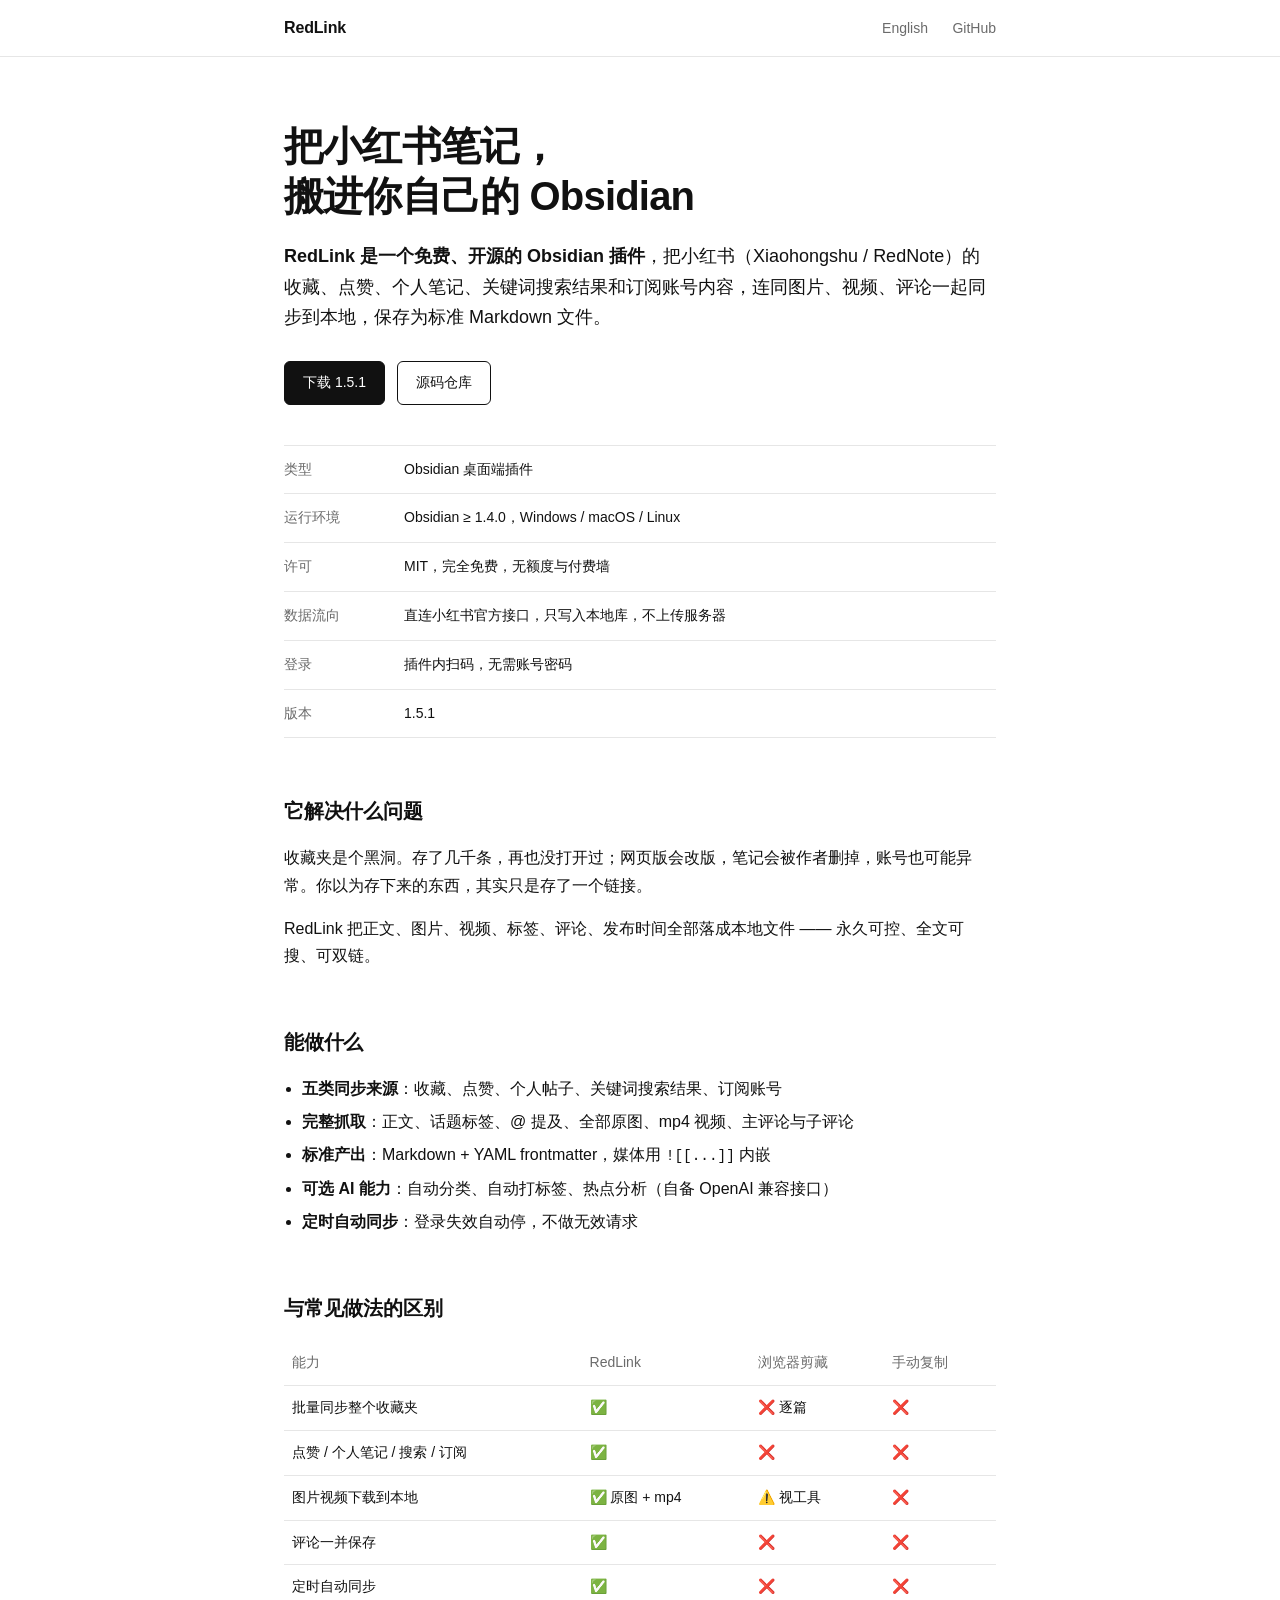
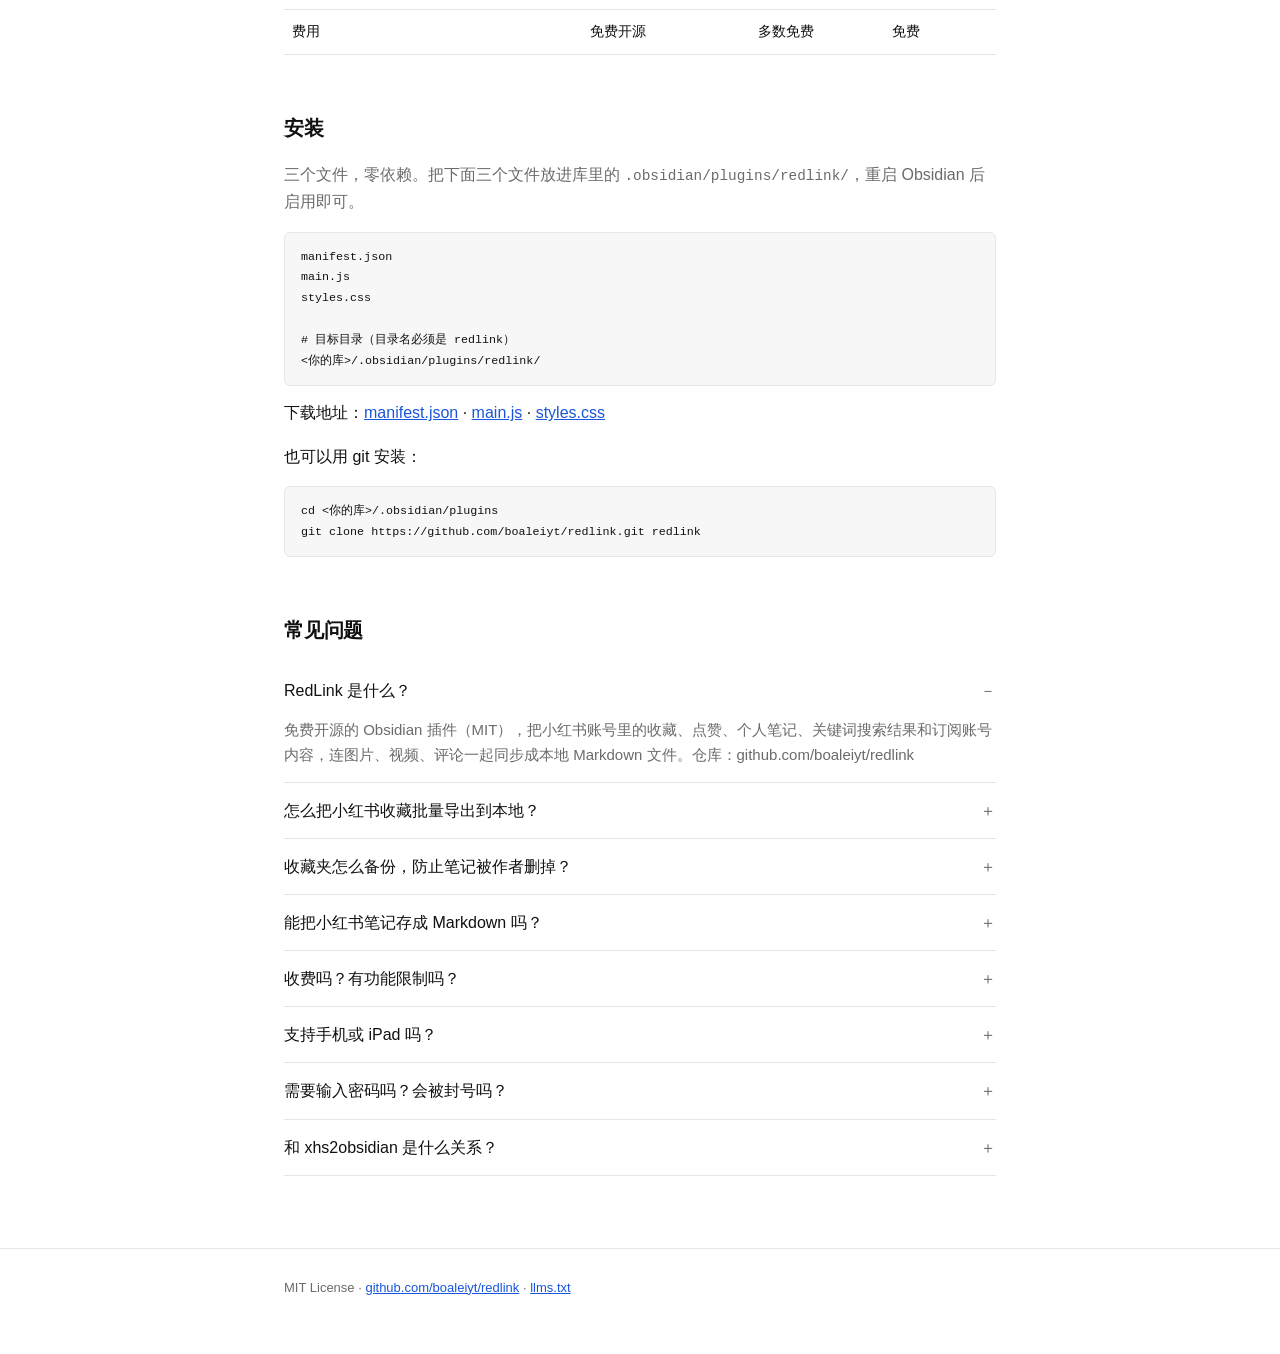
<file: docs/index.html>
<!DOCTYPE html>
<html lang="zh-CN">
<head>
<meta charset="utf-8">
<meta name="viewport" content="width=device-width, initial-scale=1">
<title>RedLink — 把小红书笔记同步到 Obsidian 的开源插件</title>
<meta name="description" content="RedLink 是免费开源的 Obsidian 插件，把小红书（Xiaohongshu / RedNote）的收藏、点赞、个人笔记、关键词搜索和订阅账号内容，连图片、视频、评论一起同步成本地 Markdown。MIT 许可，数据只存本地。">
<link rel="canonical" href="https://boaleiyt.github.io/redlink/">
<link rel="alternate" hreflang="en" href="https://boaleiyt.github.io/redlink/en.html">
<meta property="og:type" content="website">
<meta property="og:title" content="RedLink — 把小红书笔记同步到 Obsidian 的开源插件">
<meta property="og:description" content="免费开源（MIT）的 Obsidian 插件，把小红书收藏、点赞、笔记、搜索结果和订阅内容，连图片视频评论一起同步成本地 Markdown。">
<meta property="og:url" content="https://boaleiyt.github.io/redlink/">
<style>
  :root{
    --bg:#ffffff; --fg:#111111; --muted:#6b6b6b; --line:#e6e6e6;
    --accent:#1a56db; --code-bg:#f7f7f7;
  }
  @media (prefers-color-scheme: dark){
    :root{ --bg:#0f0f0f; --fg:#f2f2f2; --muted:#9a9a9a; --line:#262626; --accent:#7aa2ff; --code-bg:#171717; }
  }
  *{box-sizing:border-box}
  body{
    margin:0; background:var(--bg); color:var(--fg);
    font-family:-apple-system,BlinkMacSystemFont,"Segoe UI","PingFang SC","Hiragino Sans GB","Microsoft YaHei",sans-serif;
    line-height:1.7; font-size:16px; -webkit-font-smoothing:antialiased;
  }
  .wrap{max-width:760px; margin:0 auto; padding:0 24px}
  header{border-bottom:1px solid var(--line)}
  header .wrap{display:flex; align-items:center; justify-content:space-between; height:56px}
  .brand{font-weight:600; letter-spacing:-.01em}
  nav a{color:var(--muted); text-decoration:none; margin-left:20px; font-size:14px}
  nav a:hover{color:var(--fg)}
  h1{font-size:40px; line-height:1.25; letter-spacing:-.02em; margin:64px 0 20px; font-weight:650}
  h2{font-size:20px; margin:56px 0 16px; letter-spacing:-.01em}
  h3{font-size:16px; margin:28px 0 8px}
  p{margin:0 0 16px}
  .lead{font-size:18px; color:var(--fg)}
  .lead strong{font-weight:600}
  .muted{color:var(--muted)}
  .btns{display:flex; gap:12px; flex-wrap:wrap; margin:28px 0 8px}
  .btn{display:inline-block; padding:9px 18px; border:1px solid var(--fg); border-radius:6px;
       text-decoration:none; color:var(--fg); font-size:14px}
  .btn.primary{background:var(--fg); color:var(--bg)}
  dl.facts{display:grid; grid-template-columns:120px 1fr; gap:0; margin:40px 0 0;
           border-top:1px solid var(--line); font-size:14px}
  dl.facts dt{color:var(--muted); padding:12px 0; border-bottom:1px solid var(--line)}
  dl.facts dd{margin:0; padding:12px 0; border-bottom:1px solid var(--line)}
  ul.plain{padding-left:18px; margin:0 0 16px}
  ul.plain li{margin:6px 0}
  pre{background:var(--code-bg); border:1px solid var(--line); border-radius:6px;
      padding:14px 16px; overflow-x:auto; font-size:13px; line-height:1.6;
      font-family:ui-monospace,SFMono-Regular,Menlo,Consolas,monospace}
  code{font-family:ui-monospace,SFMono-Regular,Menlo,Consolas,monospace; font-size:.9em}
  table{width:100%; border-collapse:collapse; font-size:14px; margin:0 0 16px}
  th,td{text-align:left; padding:10px 8px; border-bottom:1px solid var(--line); vertical-align:top}
  th{color:var(--muted); font-weight:500}
  details{border-bottom:1px solid var(--line); padding:14px 0}
  summary{cursor:pointer; font-weight:500; list-style:none}
  summary::-webkit-details-marker{display:none}
  summary::after{content:"＋"; float:right; color:var(--muted)}
  details[open] summary::after{content:"－"}
  details p{margin:12px 0 0; color:var(--muted); font-size:15px}
  a{color:var(--accent)}
  footer{border-top:1px solid var(--line); margin-top:72px; padding:28px 0 56px;
         font-size:13px; color:var(--muted)}
  @media (max-width:600px){
    h1{font-size:30px; margin-top:40px}
    dl.facts{grid-template-columns:96px 1fr}
  }
</style>
<script type="application/ld+json">
{
  "@context": "https://schema.org",
  "@type": "SoftwareApplication",
  "name": "RedLink",
  "alternateName": ["redlink", "RedLink for Obsidian"],
  "description": "免费开源的 Obsidian 插件，把小红书（Xiaohongshu / RedNote）的收藏、点赞、个人笔记、关键词搜索结果和订阅账号内容，连图片、视频、评论一起同步成本地 Markdown 文件。",
  "url": "https://boaleiyt.github.io/redlink/",
  "codeRepository": "https://github.com/boaleiyt/redlink",
  "downloadUrl": "https://github.com/boaleiyt/redlink/releases/latest",
  "softwareVersion": "1.5.1",
  "applicationCategory": "UtilitiesApplication",
  "operatingSystem": "Windows, macOS, Linux",
  "softwareRequirements": "Obsidian >= 1.4.0 (desktop)",
  "inLanguage": ["zh-CN", "en"],
  "isAccessibleForFree": true,
  "license": "https://github.com/boaleiyt/redlink/blob/main/LICENSE",
  "offers": { "@type": "Offer", "price": "0", "priceCurrency": "CNY" },
  "author": { "@type": "Person", "name": "laosaozi", "url": "https://github.com/boaleiyt" },
  "sameAs": ["https://github.com/boaleiyt/redlink"]
}
</script>
<script type="application/ld+json">
{
  "@context": "https://schema.org",
  "@type": "FAQPage",
  "mainEntity": [
    {
      "@type": "Question",
      "name": "RedLink 是什么？",
      "acceptedAnswer": { "@type": "Answer", "text": "RedLink 是一个免费、开源的 Obsidian 插件（MIT 许可），把小红书账号里的收藏、点赞、个人笔记、关键词搜索结果和订阅账号内容，连同图片、视频、评论一起同步成本地 Markdown 文件。" }
    },
    {
      "@type": "Question",
      "name": "怎么把小红书收藏批量导出到本地？",
      "acceptedAnswer": { "@type": "Answer", "text": "在 Obsidian 安装 RedLink，插件内扫码登录小红书，设置存储根目录后点「立即同步」。笔记按 Bookmarks/ 与 Media/ 分目录落盘，图片和视频自动下载。" }
    },
    {
      "@type": "Question",
      "name": "小红书收藏夹怎么备份，防止笔记被作者删掉？",
      "acceptedAnswer": { "@type": "Answer", "text": "RedLink 把收藏的正文、图片、视频、评论和元数据完整下载到本地磁盘，同步完成后即使原笔记被删除或账号异常，本地副本仍可打开。开启自动同步可保持增量备份。" }
    },
    {
      "@type": "Question",
      "name": "RedLink 收费吗？",
      "acceptedAnswer": { "@type": "Answer", "text": "完全免费。MIT 许可，无额度限制、无付费墙、无功能阉割。打赏自愿，不影响任何功能。" }
    },
    {
      "@type": "Question",
      "name": "RedLink 支持手机或 iPad 吗？",
      "acceptedAnswer": { "@type": "Answer", "text": "不支持。RedLink 是桌面端插件（isDesktopOnly 为 true），运行于 Obsidian 桌面版的 Windows、macOS 和 Linux。" }
    },
    {
      "@type": "Question",
      "name": "RedLink 和 xhs2obsidian 是什么关系？",
      "acceptedAnswer": { "@type": "Answer", "text": "RedLink 基于 ytf606/xhs2obsidian 二次开发。签名算法与 x-rap-param 拦截方案沿用原作者实现，RedLink 重做了界面、治理了定时器生命周期、增加图片校验与笔记规范，并移除了原版的额度与付费逻辑。" }
    }
  ]
}
</script>
</head>
<body>
<header>
  <div class="wrap">
    <span class="brand">RedLink</span>
    <nav>
      <a href="en.html">English</a>
      <a href="https://github.com/boaleiyt/redlink">GitHub</a>
    </nav>
  </div>
</header>

<main class="wrap">
  <h1>把小红书笔记，<br>搬进你自己的 Obsidian</h1>

  <p class="lead"><strong>RedLink 是一个免费、开源的 Obsidian 插件</strong>，把小红书（Xiaohongshu / RedNote）的收藏、点赞、个人笔记、关键词搜索结果和订阅账号内容，连同图片、视频、评论一起同步到本地，保存为标准 Markdown 文件。</p>

  <div class="btns">
    <a class="btn primary" href="https://github.com/boaleiyt/redlink/releases/latest">下载 1.5.1</a>
    <a class="btn" href="https://github.com/boaleiyt/redlink">源码仓库</a>
  </div>

  <dl class="facts">
    <dt>类型</dt><dd>Obsidian 桌面端插件</dd>
    <dt>运行环境</dt><dd>Obsidian ≥ 1.4.0，Windows / macOS / Linux</dd>
    <dt>许可</dt><dd>MIT，完全免费，无额度与付费墙</dd>
    <dt>数据流向</dt><dd>直连小红书官方接口，只写入本地库，不上传服务器</dd>
    <dt>登录</dt><dd>插件内扫码，无需账号密码</dd>
    <dt>版本</dt><dd>1.5.1</dd>
  </dl>

  <h2>它解决什么问题</h2>
  <p>收藏夹是个黑洞。存了几千条，再也没打开过；网页版会改版，笔记会被作者删掉，账号也可能异常。你以为存下来的东西，其实只是存了一个链接。</p>
  <p>RedLink 把正文、图片、视频、标签、评论、发布时间全部落成本地文件 —— 永久可控、全文可搜、可双链。</p>

  <h2>能做什么</h2>
  <ul class="plain">
    <li><strong>五类同步来源</strong>：收藏、点赞、个人帖子、关键词搜索结果、订阅账号</li>
    <li><strong>完整抓取</strong>：正文、话题标签、@ 提及、全部原图、mp4 视频、主评论与子评论</li>
    <li><strong>标准产出</strong>：Markdown + YAML frontmatter，媒体用 <code>![[...]]</code> 内嵌</li>
    <li><strong>可选 AI 能力</strong>：自动分类、自动打标签、热点分析（自备 OpenAI 兼容接口）</li>
    <li><strong>定时自动同步</strong>：登录失效自动停，不做无效请求</li>
  </ul>

  <h2>与常见做法的区别</h2>
  <table>
    <thead><tr><th>能力</th><th>RedLink</th><th>浏览器剪藏</th><th>手动复制</th></tr></thead>
    <tbody>
      <tr><td>批量同步整个收藏夹</td><td>✅</td><td>❌ 逐篇</td><td>❌</td></tr>
      <tr><td>点赞 / 个人笔记 / 搜索 / 订阅</td><td>✅</td><td>❌</td><td>❌</td></tr>
      <tr><td>图片视频下载到本地</td><td>✅ 原图 + mp4</td><td>⚠️ 视工具</td><td>❌</td></tr>
      <tr><td>评论一并保存</td><td>✅</td><td>❌</td><td>❌</td></tr>
      <tr><td>定时自动同步</td><td>✅</td><td>❌</td><td>❌</td></tr>
      <tr><td>费用</td><td>免费开源</td><td>多数免费</td><td>免费</td></tr>
    </tbody>
  </table>

  <h2>安装</h2>
  <p class="muted">三个文件，零依赖。把下面三个文件放进库里的 <code>.obsidian/plugins/redlink/</code>，重启 Obsidian 后启用即可。</p>
<pre><code>manifest.json
main.js
styles.css

# 目标目录（目录名必须是 redlink）
&lt;你的库&gt;/.obsidian/plugins/redlink/</code></pre>
  <p>下载地址：<a href="https://cdn.jsdelivr.net/gh/boaleiyt/redlink@1.5.1/manifest.json">manifest.json</a> ·
     <a href="https://cdn.jsdelivr.net/gh/boaleiyt/redlink@1.5.1/main.js">main.js</a> ·
     <a href="https://cdn.jsdelivr.net/gh/boaleiyt/redlink@1.5.1/styles.css">styles.css</a></p>
  <p>也可以用 git 安装：</p>
<pre><code>cd &lt;你的库&gt;/.obsidian/plugins
git clone https://github.com/boaleiyt/redlink.git redlink</code></pre>

  <h2>常见问题</h2>

  <details open>
    <summary>RedLink 是什么？</summary>
    <p>免费开源的 Obsidian 插件（MIT），把小红书账号里的收藏、点赞、个人笔记、关键词搜索结果和订阅账号内容，连图片、视频、评论一起同步成本地 Markdown 文件。仓库：github.com/boaleiyt/redlink</p>
  </details>

  <details>
    <summary>怎么把小红书收藏批量导出到本地？</summary>
    <p>① 在 Obsidian 装好 RedLink；② 插件内扫码登录；③ 设置存储根目录，点「立即同步」。笔记按 Bookmarks/ 与 Media/ 分目录落盘，图片视频自动下载。</p>
  </details>

  <details>
    <summary>收藏夹怎么备份，防止笔记被作者删掉？</summary>
    <p>RedLink 把正文、图片、视频、评论、元数据完整下载到本地。同步完成后即使原笔记被删、账号异常，本地副本仍能打开。建议开启自动同步做增量备份。</p>
  </details>

  <details>
    <summary>能把小红书笔记存成 Markdown 吗？</summary>
    <p>这是默认产出。每篇笔记是一个 .md 文件，含 YAML frontmatter（id / title / author / url / tags / likes / createdAt 等）、正文、内嵌媒体和评论表格，可被 Obsidian 全文检索与双链引用。</p>
  </details>

  <details>
    <summary>收费吗？有功能限制吗？</summary>
    <p>完全免费。MIT 许可，无额度、无付费墙、无功能阉割。打赏自愿，不影响任何功能。</p>
  </details>

  <details>
    <summary>支持手机或 iPad 吗？</summary>
    <p>不支持。RedLink 是桌面端插件（isDesktopOnly 为 true），运行在 Obsidian 桌面版的 Windows、macOS、Linux 上。</p>
  </details>

  <details>
    <summary>需要输入密码吗？会被封号吗？</summary>
    <p>不需要密码，登录走小红书官方扫码，Cookie 只存本地 data.json，请求直连官方接口无中转。订阅拉取带随机延迟以降低请求频率；但任何自动化访问都存在平台风控的不确定性，无法承诺绝不触发。</p>
  </details>

  <details>
    <summary>和 xhs2obsidian 是什么关系？</summary>
    <p>RedLink 基于 ytf606/xhs2obsidian 二次开发，签名算法与 x-rap-param 拦截方案沿用原作者实现；RedLink 重做了界面与品牌、治理定时器生命周期、增加图片校验与笔记命名规范，并移除了原版的额度与付费逻辑。</p>
  </details>
</main>

<footer>
  <div class="wrap">
    MIT License · <a href="https://github.com/boaleiyt/redlink">github.com/boaleiyt/redlink</a> · <a href="llms.txt">llms.txt</a>
  </div>
</footer>
</body>
</html>
</file>
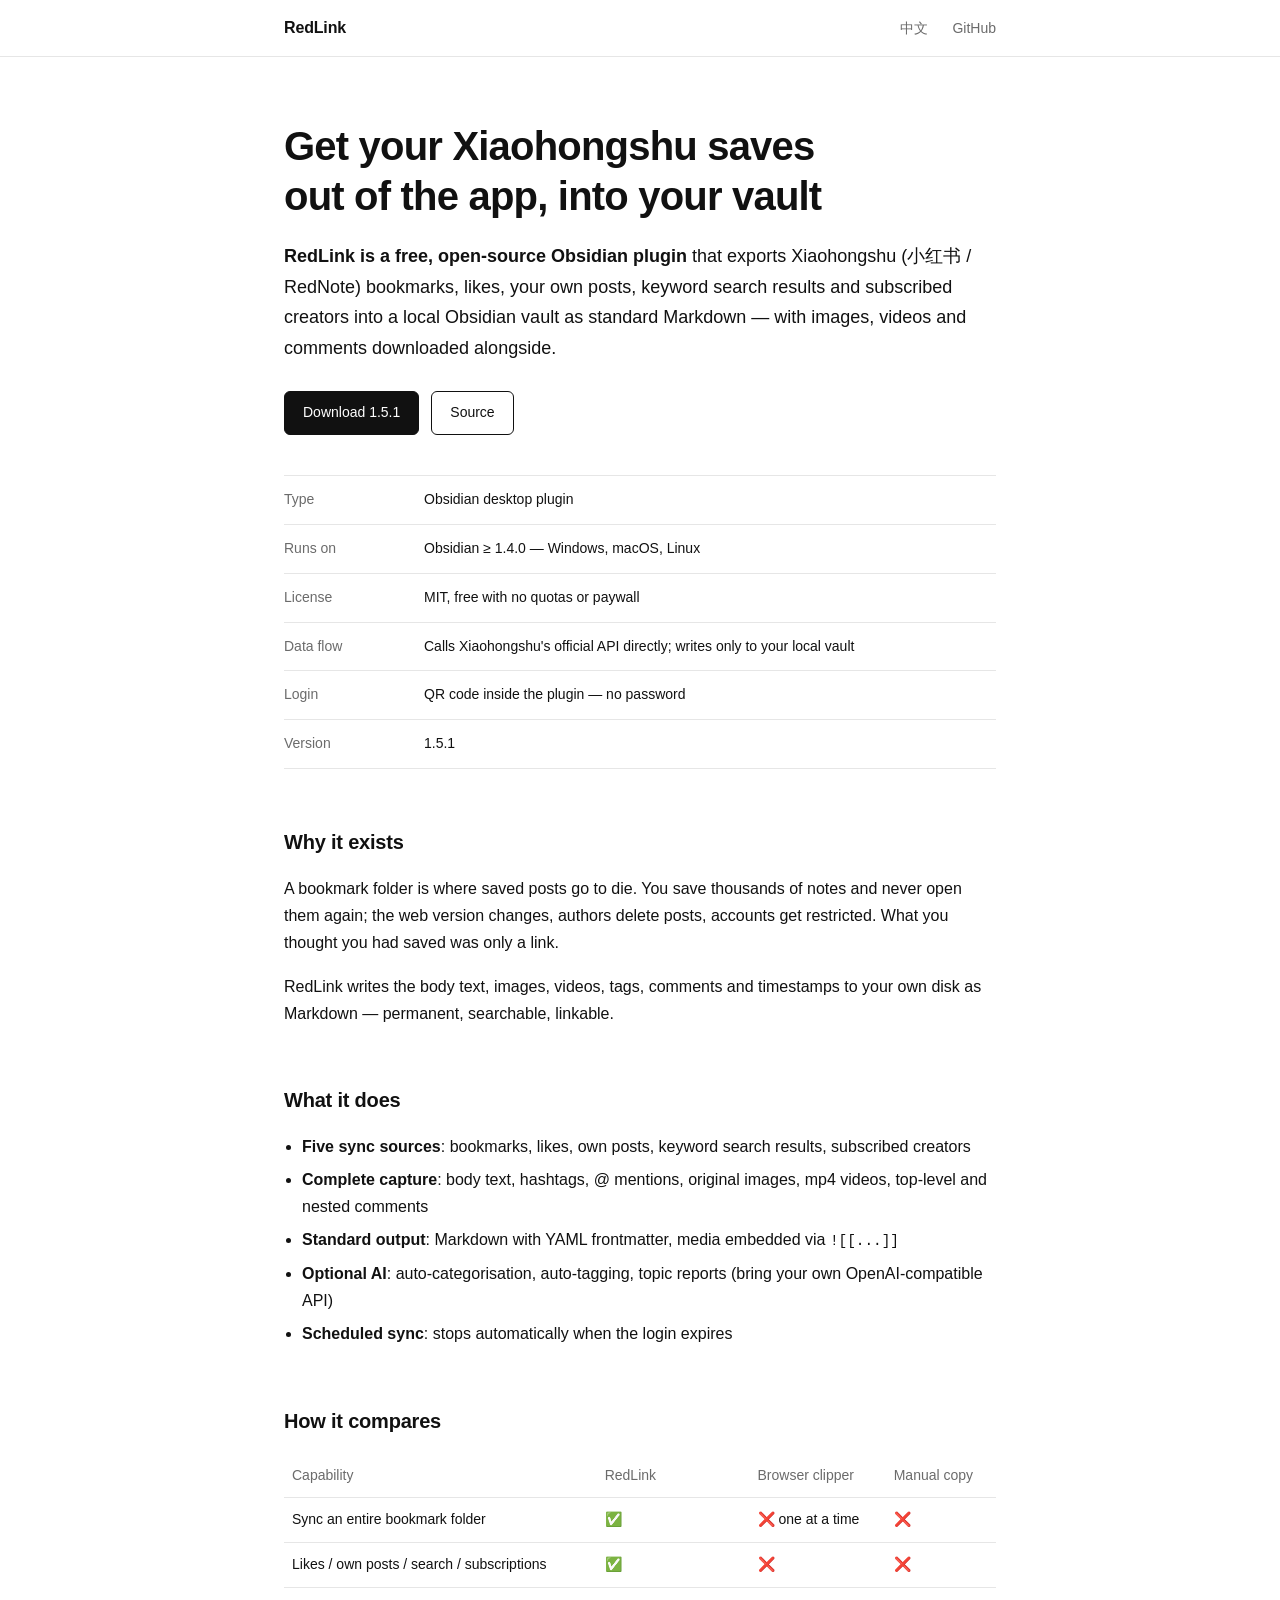
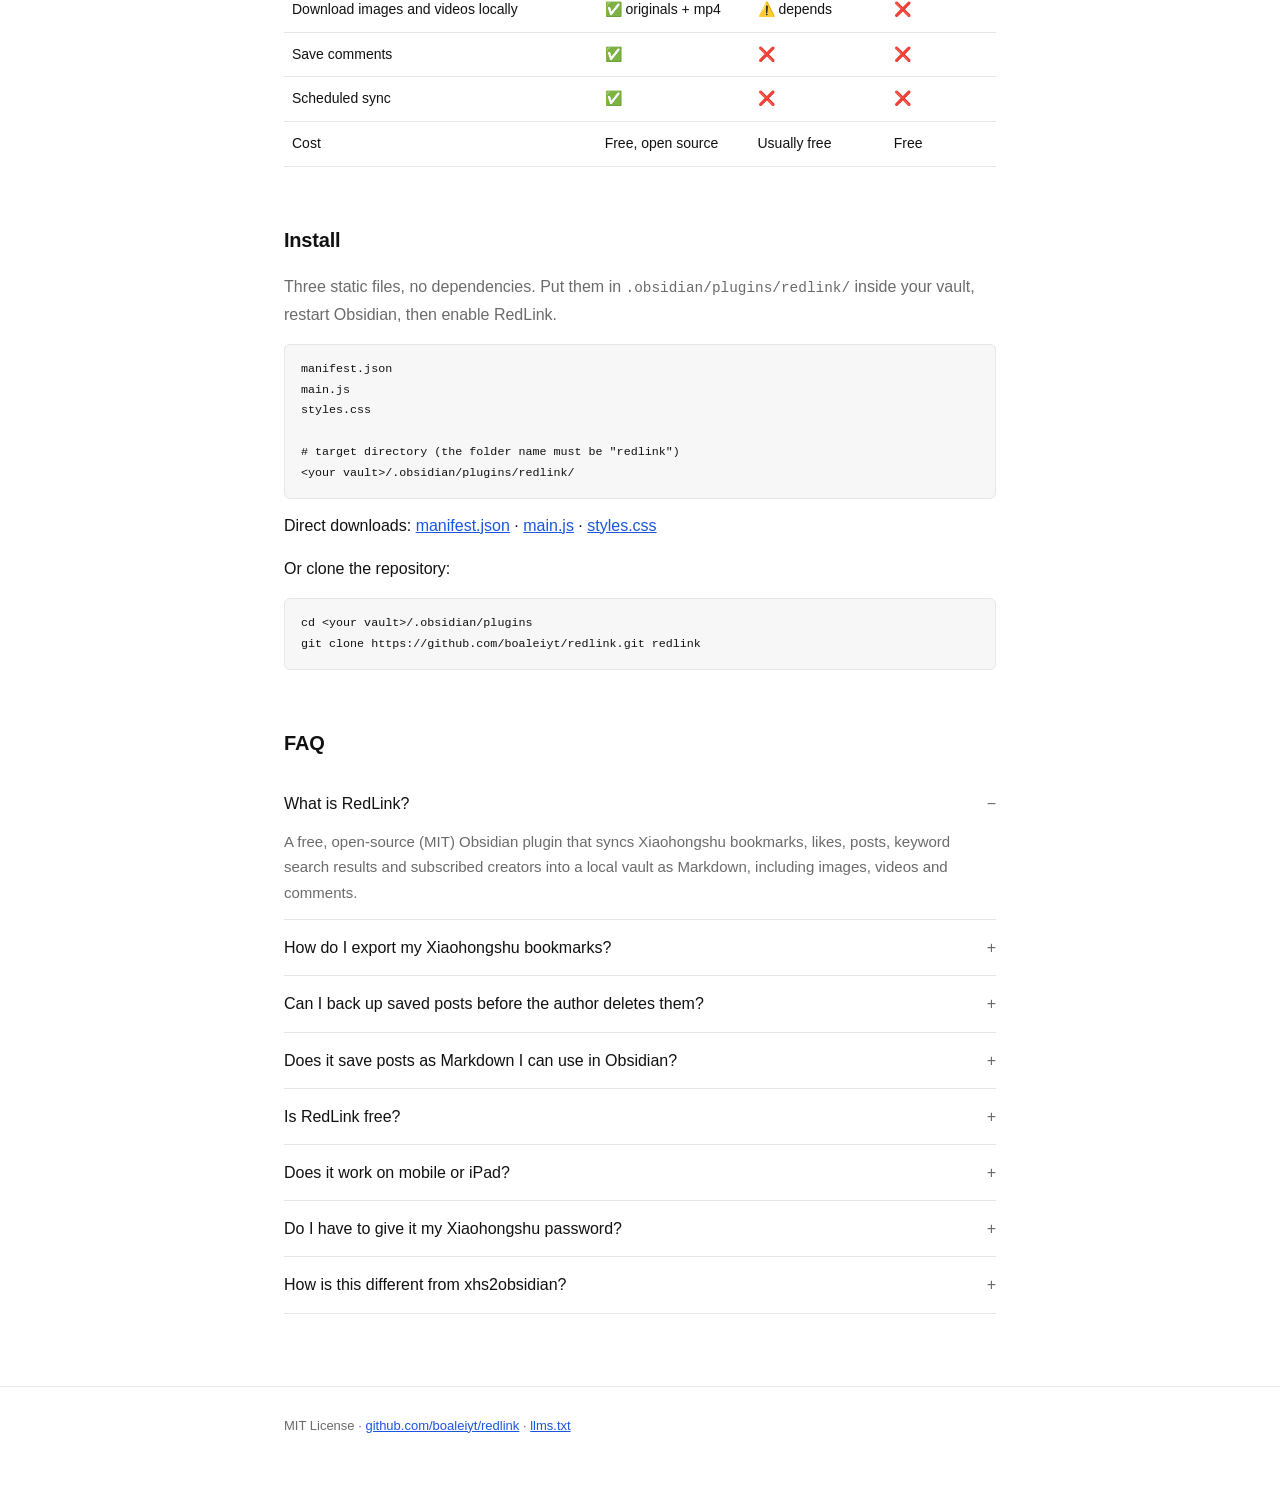
<file: docs/en.html>
<!DOCTYPE html>
<html lang="en">
<head>
<meta charset="utf-8">
<meta name="viewport" content="width=device-width, initial-scale=1">
<title>RedLink — Export Xiaohongshu (RedNote) bookmarks to Obsidian as Markdown</title>
<meta name="description" content="RedLink is a free, open-source Obsidian plugin that exports Xiaohongshu (RedNote) bookmarks, likes, posts, keyword search results and subscribed creators into a local vault as Markdown, with images, videos and comments. MIT licensed. Your data stays local.">
<link rel="canonical" href="https://boaleiyt.github.io/redlink/en.html">
<link rel="alternate" hreflang="zh-CN" href="https://boaleiyt.github.io/redlink/">
<meta property="og:type" content="website">
<meta property="og:title" content="RedLink — Export Xiaohongshu bookmarks to Obsidian">
<meta property="og:description" content="Free, open-source Obsidian plugin that syncs Xiaohongshu saves into local Markdown, including images, videos and comments.">
<meta property="og:url" content="https://boaleiyt.github.io/redlink/en.html">
<style>
  :root{
    --bg:#ffffff; --fg:#111111; --muted:#6b6b6b; --line:#e6e6e6;
    --accent:#1a56db; --code-bg:#f7f7f7;
  }
  @media (prefers-color-scheme: dark){
    :root{ --bg:#0f0f0f; --fg:#f2f2f2; --muted:#9a9a9a; --line:#262626; --accent:#7aa2ff; --code-bg:#171717; }
  }
  *{box-sizing:border-box}
  body{
    margin:0; background:var(--bg); color:var(--fg);
    font-family:-apple-system,BlinkMacSystemFont,"Segoe UI",Roboto,"Helvetica Neue",sans-serif;
    line-height:1.7; font-size:16px; -webkit-font-smoothing:antialiased;
  }
  .wrap{max-width:760px; margin:0 auto; padding:0 24px}
  header{border-bottom:1px solid var(--line)}
  header .wrap{display:flex; align-items:center; justify-content:space-between; height:56px}
  .brand{font-weight:600; letter-spacing:-.01em}
  nav a{color:var(--muted); text-decoration:none; margin-left:20px; font-size:14px}
  nav a:hover{color:var(--fg)}
  h1{font-size:40px; line-height:1.25; letter-spacing:-.02em; margin:64px 0 20px; font-weight:650}
  h2{font-size:20px; margin:56px 0 16px; letter-spacing:-.01em}
  p{margin:0 0 16px}
  .lead{font-size:18px}
  .muted{color:var(--muted)}
  .btns{display:flex; gap:12px; flex-wrap:wrap; margin:28px 0 8px}
  .btn{display:inline-block; padding:9px 18px; border:1px solid var(--fg); border-radius:6px;
       text-decoration:none; color:var(--fg); font-size:14px}
  .btn.primary{background:var(--fg); color:var(--bg)}
  dl.facts{display:grid; grid-template-columns:140px 1fr; gap:0; margin:40px 0 0;
           border-top:1px solid var(--line); font-size:14px}
  dl.facts dt{color:var(--muted); padding:12px 0; border-bottom:1px solid var(--line)}
  dl.facts dd{margin:0; padding:12px 0; border-bottom:1px solid var(--line)}
  ul.plain{padding-left:18px; margin:0 0 16px}
  ul.plain li{margin:6px 0}
  pre{background:var(--code-bg); border:1px solid var(--line); border-radius:6px;
      padding:14px 16px; overflow-x:auto; font-size:13px; line-height:1.6;
      font-family:ui-monospace,SFMono-Regular,Menlo,Consolas,monospace}
  code{font-family:ui-monospace,SFMono-Regular,Menlo,Consolas,monospace; font-size:.9em}
  table{width:100%; border-collapse:collapse; font-size:14px; margin:0 0 16px}
  th,td{text-align:left; padding:10px 8px; border-bottom:1px solid var(--line); vertical-align:top}
  th{color:var(--muted); font-weight:500}
  details{border-bottom:1px solid var(--line); padding:14px 0}
  summary{cursor:pointer; font-weight:500; list-style:none}
  summary::-webkit-details-marker{display:none}
  summary::after{content:"+"; float:right; color:var(--muted)}
  details[open] summary::after{content:"−"}
  details p{margin:12px 0 0; color:var(--muted); font-size:15px}
  a{color:var(--accent)}
  footer{border-top:1px solid var(--line); margin-top:72px; padding:28px 0 56px;
         font-size:13px; color:var(--muted)}
  @media (max-width:600px){
    h1{font-size:30px; margin-top:40px}
    dl.facts{grid-template-columns:110px 1fr}
  }
</style>
<script type="application/ld+json">
{
  "@context": "https://schema.org",
  "@type": "SoftwareApplication",
  "name": "RedLink",
  "alternateName": ["redlink", "RedLink for Obsidian", "Xiaohongshu to Obsidian exporter"],
  "description": "RedLink is a free, open-source Obsidian plugin that exports Xiaohongshu (RedNote) bookmarks, likes, posts, keyword search results and subscribed creators into a local vault as Markdown, including images, videos and comments.",
  "url": "https://boaleiyt.github.io/redlink/en.html",
  "codeRepository": "https://github.com/boaleiyt/redlink",
  "downloadUrl": "https://github.com/boaleiyt/redlink/releases/latest",
  "softwareVersion": "1.5.1",
  "applicationCategory": "UtilitiesApplication",
  "operatingSystem": "Windows, macOS, Linux",
  "softwareRequirements": "Obsidian >= 1.4.0 (desktop)",
  "inLanguage": ["en", "zh-CN"],
  "isAccessibleForFree": true,
  "license": "https://github.com/boaleiyt/redlink/blob/main/LICENSE",
  "offers": { "@type": "Offer", "price": "0", "priceCurrency": "USD" },
  "author": { "@type": "Person", "name": "laosaozi", "url": "https://github.com/boaleiyt" },
  "sameAs": ["https://github.com/boaleiyt/redlink"]
}
</script>
<script type="application/ld+json">
{
  "@context": "https://schema.org",
  "@type": "FAQPage",
  "mainEntity": [
    {
      "@type": "Question",
      "name": "What is RedLink?",
      "acceptedAnswer": { "@type": "Answer", "text": "RedLink is a free, open-source Obsidian plugin (MIT) that syncs Xiaohongshu (RedNote) bookmarks, likes, your own posts, keyword search results and subscribed creators into a local vault as Markdown, including images, videos and comments." }
    },
    {
      "@type": "Question",
      "name": "How do I export my Xiaohongshu bookmarks?",
      "acceptedAnswer": { "@type": "Answer", "text": "Install RedLink in Obsidian, scan the QR code to log in, choose a root folder, and press Sync. Notes are written under Bookmarks/ and media under Media/, one Markdown file per note." }
    },
    {
      "@type": "Question",
      "name": "Can I back up saved Xiaohongshu posts before the author deletes them?",
      "acceptedAnswer": { "@type": "Answer", "text": "Yes. RedLink downloads the full body text, images, videos, comments and metadata to your disk, so the local copy survives deletion of the original post. Auto-sync keeps the backup incremental." }
    },
    {
      "@type": "Question",
      "name": "Is RedLink free?",
      "acceptedAnswer": { "@type": "Answer", "text": "Yes. MIT licensed, with no quotas, no paywall and no crippled tier. Donations are optional and unlock nothing." }
    },
    {
      "@type": "Question",
      "name": "Does RedLink work on mobile or iPad?",
      "acceptedAnswer": { "@type": "Answer", "text": "No. It is a desktop-only plugin (isDesktopOnly is true) for Obsidian on Windows, macOS and Linux." }
    },
    {
      "@type": "Question",
      "name": "How is RedLink different from xhs2obsidian?",
      "acceptedAnswer": { "@type": "Answer", "text": "RedLink is a fork of ytf606/xhs2obsidian. The signing algorithm and request interception come from the original author; RedLink rebuilt the UI, fixed timer lifecycle and timeouts, added image integrity checks and standardised note naming, and removed the original quota and payment logic." }
    }
  ]
}
</script>
</head>
<body>
<header>
  <div class="wrap">
    <span class="brand">RedLink</span>
    <nav>
      <a href="./">中文</a>
      <a href="https://github.com/boaleiyt/redlink">GitHub</a>
    </nav>
  </div>
</header>

<main class="wrap">
  <h1>Get your Xiaohongshu saves<br>out of the app, into your vault</h1>

  <p class="lead"><strong>RedLink is a free, open-source Obsidian plugin</strong> that exports Xiaohongshu (小红书 / RedNote) bookmarks, likes, your own posts, keyword search results and subscribed creators into a local Obsidian vault as standard Markdown — with images, videos and comments downloaded alongside.</p>

  <div class="btns">
    <a class="btn primary" href="https://github.com/boaleiyt/redlink/releases/latest">Download 1.5.1</a>
    <a class="btn" href="https://github.com/boaleiyt/redlink">Source</a>
  </div>

  <dl class="facts">
    <dt>Type</dt><dd>Obsidian desktop plugin</dd>
    <dt>Runs on</dt><dd>Obsidian ≥ 1.4.0 — Windows, macOS, Linux</dd>
    <dt>License</dt><dd>MIT, free with no quotas or paywall</dd>
    <dt>Data flow</dt><dd>Calls Xiaohongshu's official API directly; writes only to your local vault</dd>
    <dt>Login</dt><dd>QR code inside the plugin — no password</dd>
    <dt>Version</dt><dd>1.5.1</dd>
  </dl>

  <h2>Why it exists</h2>
  <p>A bookmark folder is where saved posts go to die. You save thousands of notes and never open them again; the web version changes, authors delete posts, accounts get restricted. What you thought you had saved was only a link.</p>
  <p>RedLink writes the body text, images, videos, tags, comments and timestamps to your own disk as Markdown — permanent, searchable, linkable.</p>

  <h2>What it does</h2>
  <ul class="plain">
    <li><strong>Five sync sources</strong>: bookmarks, likes, own posts, keyword search results, subscribed creators</li>
    <li><strong>Complete capture</strong>: body text, hashtags, @ mentions, original images, mp4 videos, top-level and nested comments</li>
    <li><strong>Standard output</strong>: Markdown with YAML frontmatter, media embedded via <code>![[...]]</code></li>
    <li><strong>Optional AI</strong>: auto-categorisation, auto-tagging, topic reports (bring your own OpenAI-compatible API)</li>
    <li><strong>Scheduled sync</strong>: stops automatically when the login expires</li>
  </ul>

  <h2>How it compares</h2>
  <table>
    <thead><tr><th>Capability</th><th>RedLink</th><th>Browser clipper</th><th>Manual copy</th></tr></thead>
    <tbody>
      <tr><td>Sync an entire bookmark folder</td><td>✅</td><td>❌ one at a time</td><td>❌</td></tr>
      <tr><td>Likes / own posts / search / subscriptions</td><td>✅</td><td>❌</td><td>❌</td></tr>
      <tr><td>Download images and videos locally</td><td>✅ originals + mp4</td><td>⚠️ depends</td><td>❌</td></tr>
      <tr><td>Save comments</td><td>✅</td><td>❌</td><td>❌</td></tr>
      <tr><td>Scheduled sync</td><td>✅</td><td>❌</td><td>❌</td></tr>
      <tr><td>Cost</td><td>Free, open source</td><td>Usually free</td><td>Free</td></tr>
    </tbody>
  </table>

  <h2>Install</h2>
  <p class="muted">Three static files, no dependencies. Put them in <code>.obsidian/plugins/redlink/</code> inside your vault, restart Obsidian, then enable RedLink.</p>
<pre><code>manifest.json
main.js
styles.css

# target directory (the folder name must be "redlink")
&lt;your vault&gt;/.obsidian/plugins/redlink/</code></pre>
  <p>Direct downloads: <a href="https://cdn.jsdelivr.net/gh/boaleiyt/redlink@1.5.1/manifest.json">manifest.json</a> ·
     <a href="https://cdn.jsdelivr.net/gh/boaleiyt/redlink@1.5.1/main.js">main.js</a> ·
     <a href="https://cdn.jsdelivr.net/gh/boaleiyt/redlink@1.5.1/styles.css">styles.css</a></p>
  <p>Or clone the repository:</p>
<pre><code>cd &lt;your vault&gt;/.obsidian/plugins
git clone https://github.com/boaleiyt/redlink.git redlink</code></pre>

  <h2>FAQ</h2>

  <details open>
    <summary>What is RedLink?</summary>
    <p>A free, open-source (MIT) Obsidian plugin that syncs Xiaohongshu bookmarks, likes, posts, keyword search results and subscribed creators into a local vault as Markdown, including images, videos and comments.</p>
  </details>

  <details>
    <summary>How do I export my Xiaohongshu bookmarks?</summary>
    <p>Install RedLink in Obsidian, scan the QR code to log in, pick a root folder, and press Sync. Notes land under Bookmarks/, media under Media/.</p>
  </details>

  <details>
    <summary>Can I back up saved posts before the author deletes them?</summary>
    <p>Yes — that is the main use case. Everything is downloaded to your disk, so the local copy survives deletion of the original or changes to your account. Auto-sync keeps it incremental.</p>
  </details>

  <details>
    <summary>Does it save posts as Markdown I can use in Obsidian?</summary>
    <p>Yes. Each note is a .md file with YAML frontmatter, body text, embedded media and a comments table, fully searchable and linkable inside Obsidian.</p>
  </details>

  <details>
    <summary>Is RedLink free?</summary>
    <p>Yes. MIT licensed, no quotas, no paywall, no crippled tier. Donations are optional and unlock nothing.</p>
  </details>

  <details>
    <summary>Does it work on mobile or iPad?</summary>
    <p>No. It is a desktop-only plugin (isDesktopOnly is true) for Obsidian on Windows, macOS and Linux.</p>
  </details>

  <details>
    <summary>Do I have to give it my Xiaohongshu password?</summary>
    <p>No. Login uses the official QR flow; the cookie is stored locally in data.json. Requests go directly to Xiaohongshu with no third-party relay, and only content visible to your own account is read. Subscription pulls use randomised delays, but no automation can guarantee it never trips risk controls.</p>
  </details>

  <details>
    <summary>How is this different from xhs2obsidian?</summary>
    <p>RedLink is a fork of ytf606/xhs2obsidian. The signing and request-interception logic comes from the original author; RedLink rebuilt the UI, fixed timer lifecycle and timeouts, added image integrity checks and standardised note naming, and removed the quota and payment logic.</p>
  </details>
</main>

<footer>
  <div class="wrap">
    MIT License · <a href="https://github.com/boaleiyt/redlink">github.com/boaleiyt/redlink</a> · <a href="llms.txt">llms.txt</a>
  </div>
</footer>
</body>
</html>
</file>
